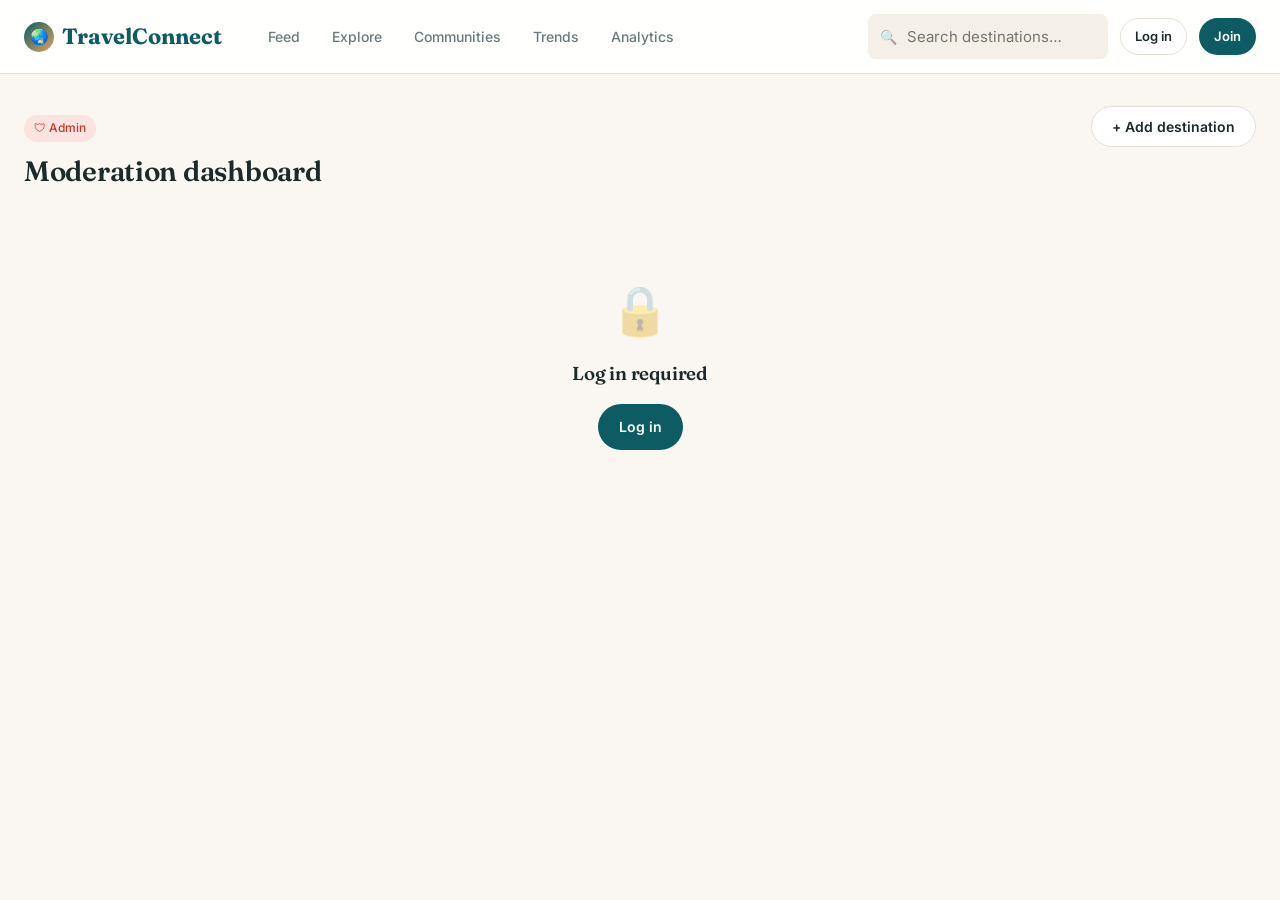
<file: admin.html>
<!DOCTYPE html>
<html lang="en">
<head>
  <meta charset="UTF-8"/>
  <meta name="viewport" content="width=device-width, initial-scale=1.0"/>
  <meta name="theme-color" content="#0d5c63">
  <link rel="icon" type="image/svg+xml" href="favicon.svg">
  <title>Admin — TravelConnect</title>
  <link rel="preconnect" href="https://fonts.googleapis.com">
  <link rel="preconnect" href="https://fonts.gstatic.com" crossorigin>
  <link rel="stylesheet" href="https://fonts.googleapis.com/css2?family=Inter:wght@400;500;600;700&family=Fraunces:opsz,wght@9..144,500;9..144,600;9..144,700&display=swap">
  <link rel="stylesheet" href="css/style.css"/>
  <link rel="stylesheet" href="css/analytics.css"/>
</head>
<body>

<nav id="navbar" class="navbar"></nav>

<main class="container">
  <div class="section-head">
    <div>
      <div class="chip chip-danger mb-8">🛡 Admin</div>
      <h2>Moderation dashboard</h2>
    </div>
    <button class="btn btn-secondary" id="btn-add-dest">+ Add destination</button>
  </div>

  <div id="admin-check"></div>
  <div id="admin-panels" hidden>
    <div class="stat-grid" id="stat-grid"></div>

    <h3 style="font-size:20px" class="mb-16 mt-32">Reports queue</h3>
    <table class="table">
      <thead><tr><th>When</th><th>Reporter</th><th>Target</th><th>Reason</th><th>Status</th><th></th></tr></thead>
      <tbody id="reports-tbody"></tbody>
    </table>

    <h3 style="font-size:20px" class="mb-16 mt-32">Users</h3>
    <table class="table">
      <thead><tr><th>User</th><th>Role</th><th>Followers</th><th>Posts</th><th></th></tr></thead>
      <tbody id="users-tbody"></tbody>
    </table>
  </div>
</main>

<script src="js/db.js"></script>
<script src="js/api.js"></script>
<script src="js/main.js"></script>
<script>
  renderNavbar('admin');
  const me = API.currentUser();
  const check = document.getElementById('admin-check');
  const panels = document.getElementById('admin-panels');

  if (!me) {
    check.innerHTML = `<div class="empty"><div class="empty-icon">🔒</div><h3>Log in required</h3><a class="btn btn-primary mt-16" href="login.html">Log in</a></div>`;
  } else if (me.role !== 'admin') {
    check.innerHTML = `<div class="empty"><div class="empty-icon">🚫</div><h3>Admins only</h3><p>Log in as <code>admin</code> / <code>password123</code> to access this dashboard.</p></div>`;
  } else {
    panels.hidden = false;
    renderPanels();
  }

  function renderPanels() {
    const stats = API.platformStats();
    document.getElementById('stat-grid').innerHTML = `
      <div class="stat-card"><div class="label">Users</div><div class="value">${stats.users}</div></div>
      <div class="stat-card"><div class="label">Posts</div><div class="value">${stats.posts}</div></div>
      <div class="stat-card"><div class="label">Destinations</div><div class="value">${stats.destinations}</div></div>
      <div class="stat-card"><div class="label">Communities</div><div class="value">${stats.communities}</div></div>
      <div class="stat-card"><div class="label">Pending reports</div><div class="value">${API.listReports('pending').length}</div></div>
    `;

    // Reports
    const reports = API.listReports();
    document.getElementById('reports-tbody').innerHTML = reports.length
      ? reports.map(r => {
          const reporter = API.getUser(r.reporterId);
          return `
            <tr>
              <td class="muted text-sm">${timeAgo(r.createdAt)}</td>
              <td>@${escapeHtml(reporter?.username || '?')}</td>
              <td>${escapeHtml(r.targetType)} · <code>${escapeHtml(r.targetId)}</code></td>
              <td>${escapeHtml(r.reason)}</td>
              <td><span class="chip ${r.status==='resolved'?'chip-success':r.status==='dismissed'?'chip-accent':'chip-danger'}">${r.status}</span></td>
              <td class="report-row-actions">
                ${r.status === 'pending' ? `
                  <button class="btn btn-sm btn-primary" data-resolve="${r.id}">Resolve</button>
                  <button class="btn btn-sm btn-secondary" data-dismiss="${r.id}">Dismiss</button>
                ` : ''}
              </td>
            </tr>
          `;
        }).join('')
      : '<tr><td colspan="6" class="muted text-sm center" style="padding:24px">No reports 🎉</td></tr>';

    // Users
    const users = DB.load().users;
    document.getElementById('users-tbody').innerHTML = users.map(u => `
      <tr>
        <td>
          <div class="row" style="gap:8px">
            ${renderAvatar(u, 'avatar-sm')}
            <div>
              <strong><a href="profile.html?u=${escapeHtml(u.username)}">${escapeHtml(u.name)}</a></strong>
              <div class="muted text-sm">@${escapeHtml(u.username)}</div>
            </div>
          </div>
        </td>
        <td><span class="chip">${escapeHtml(u.role)}</span></td>
        <td>${API.followerCount(u.id)}</td>
        <td>${API.listPosts({userId:u.id}).length}</td>
        <td class="report-row-actions">
          ${u.id !== me.id ? `<button class="btn btn-sm btn-danger" data-delete-user="${u.id}">Delete</button>` : `<span class="muted text-sm">— you —</span>`}
        </td>
      </tr>
    `).join('');
  }

  document.body.addEventListener('click', e => {
    const r  = e.target.closest('[data-resolve]');
    const d  = e.target.closest('[data-dismiss]');
    const du = e.target.closest('[data-delete-user]');
    if (r) { API.updateReport(r.dataset.resolve, 'resolved'); toast('Resolved'); renderPanels(); }
    if (d) { API.updateReport(d.dataset.dismiss, 'dismissed'); toast('Dismissed'); renderPanels(); }
    if (du) {
      const uid = du.dataset.deleteUser;
      const u = API.getUser(uid);
      const m = openModal(`
        <div class="modal-header"><h3>Delete user?</h3><button class="modal-close" data-close>×</button></div>
        <div class="modal-body">
          <p>Delete <strong>@${escapeHtml(u?.username || uid)}</strong> and all their posts, follows and profile entries.</p>
          <p class="muted text-sm mt-8">This can't be undone (until you Reset demo data).</p>
        </div>
        <div class="modal-footer">
          <button class="btn btn-secondary" data-close>Cancel</button>
          <button class="btn btn-danger" id="c-del">Delete user</button>
        </div>
      `);
      m.root.querySelector('#c-del').addEventListener('click', () => {
        API.deleteUser(uid);
        m.close();
        toast('User deleted', 'danger');
        renderPanels();
      });
    }
  });

  document.getElementById('btn-add-dest').addEventListener('click', () => {
    if (!me || me.role !== 'admin') return;
    const cats = CATEGORIES.map(c => `<option value="${c.id}">${c.emoji} ${c.name}</option>`).join('');
    const m = openModal(`
      <div class="modal-header"><h3>Add destination</h3><button class="modal-close" data-close>×</button></div>
      <form id="ad-form" class="modal-body">
        <div class="form-group"><label>Name</label><input name="name" required></div>
        <div class="form-group"><label>Country / region</label><input name="country" required></div>
        <div class="form-group"><label>Category</label><select name="category">${cats}</select></div>
        <div class="form-group"><label>Image URL</label><input name="image" type="url" required></div>
        <div class="form-group"><label>Description</label><textarea name="description" required></textarea></div>
      </form>
      <div class="modal-footer">
        <button class="btn btn-secondary" data-close>Cancel</button>
        <button class="btn btn-primary" id="ad-save">Add</button>
      </div>
    `);
    m.root.querySelector('#ad-save').addEventListener('click', () => {
      const fd = new FormData(m.root.querySelector('#ad-form'));
      try {
        API.addDestination({
          name: fd.get('name'),
          country: fd.get('country'),
          category: fd.get('category'),
          image: fd.get('image'),
          description: fd.get('description'),
        });
        m.close();
        toast('Destination added', 'success');
        renderPanels();
      } catch (err) { toast(err.message, 'danger'); }
    });
  });
</script>

</body>
</html>
</file>
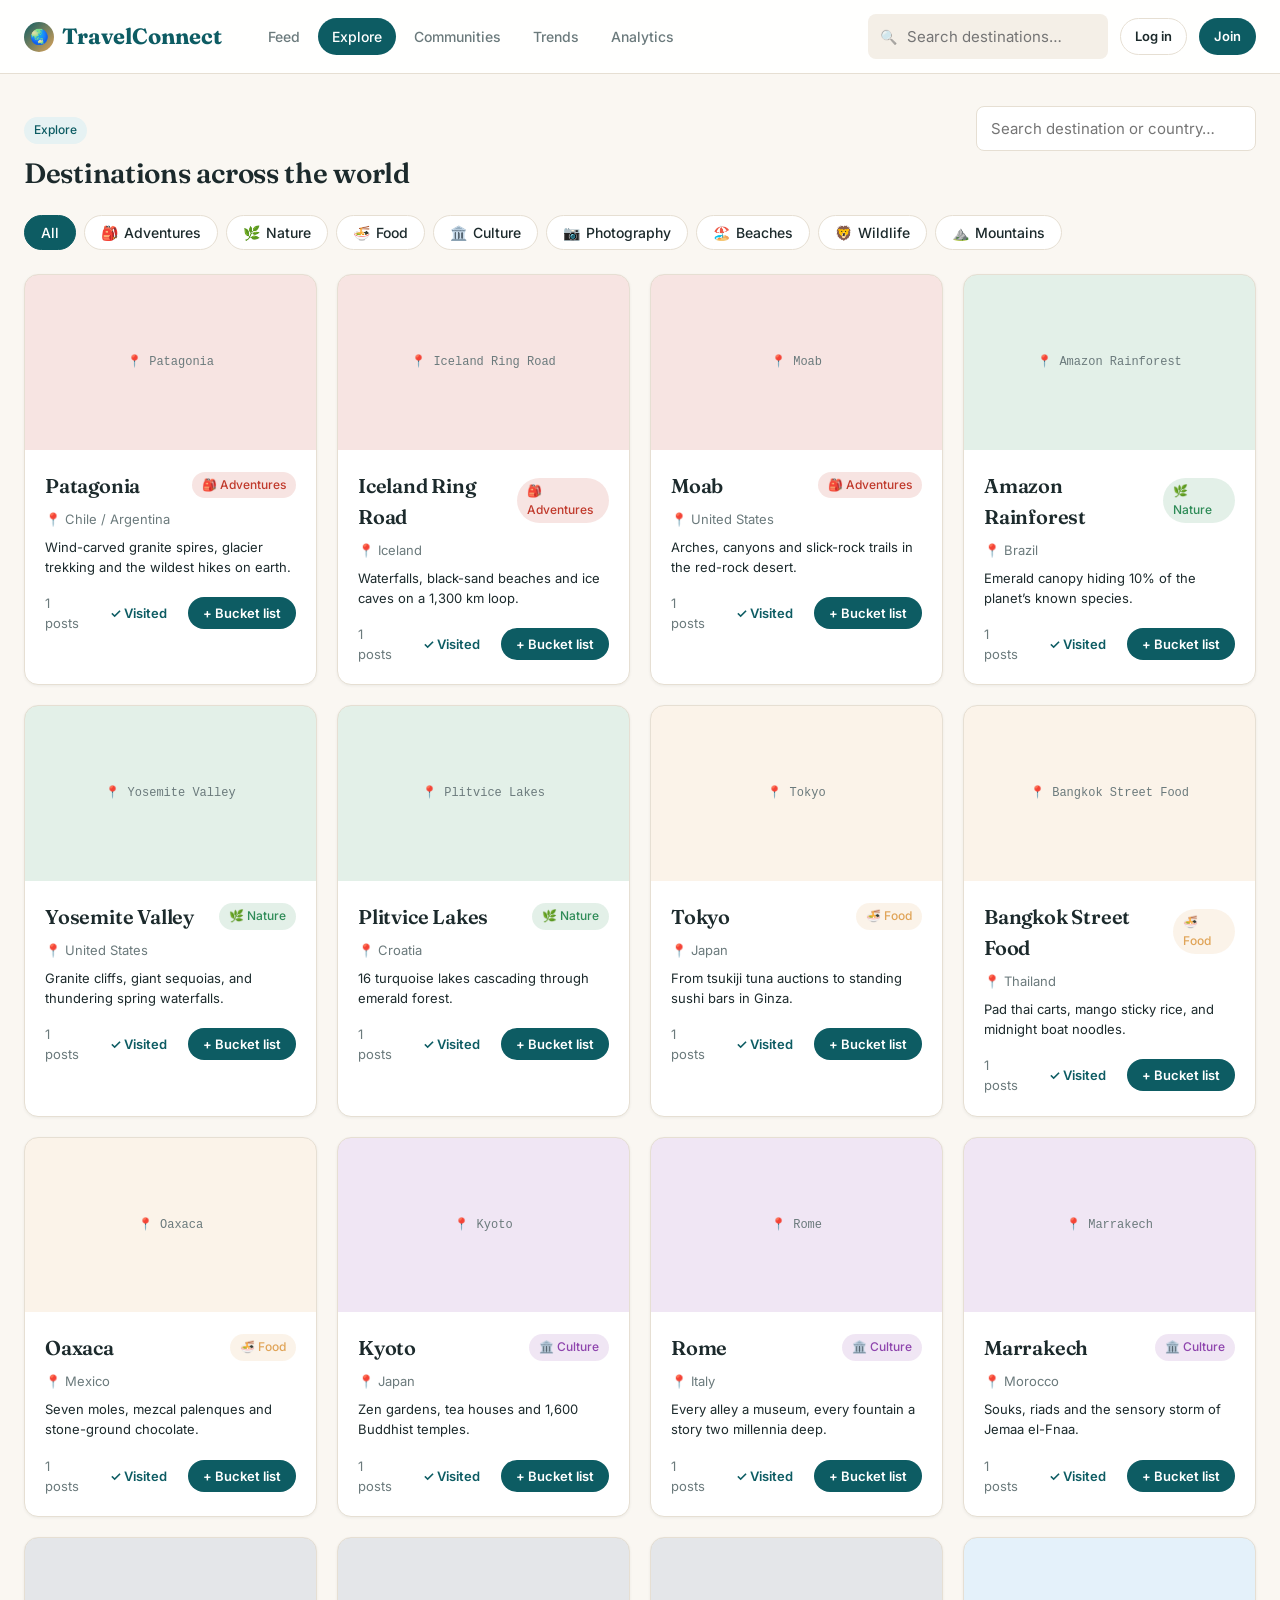
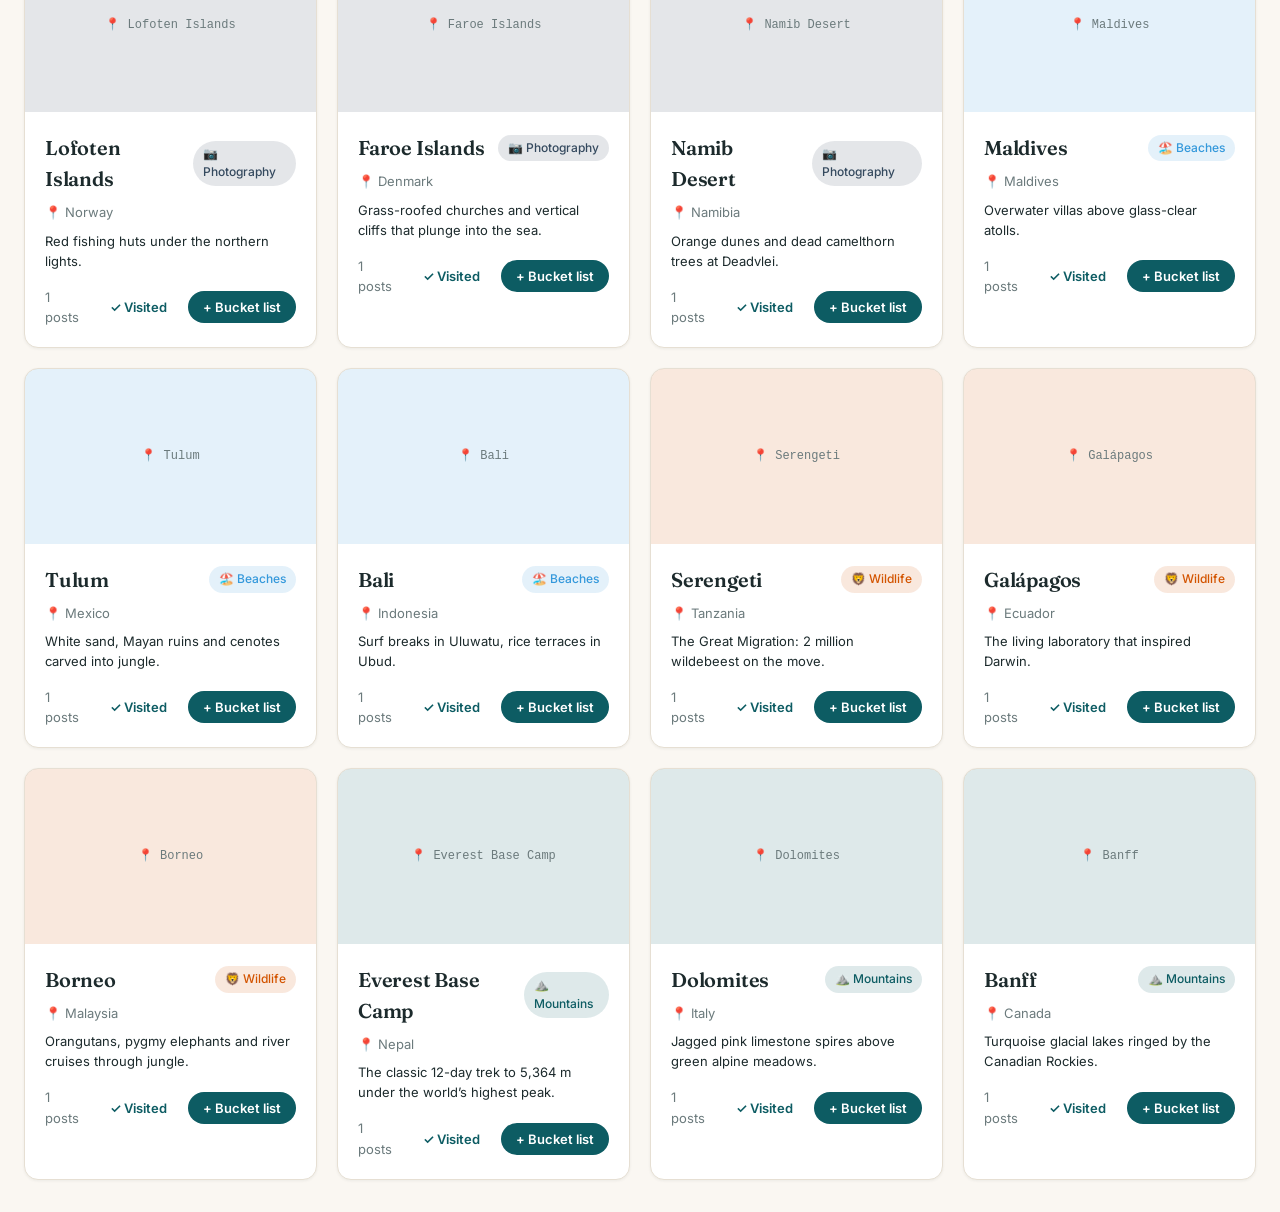
<file: explore.html>
<!DOCTYPE html>
<html lang="en">
<head>
  <meta charset="UTF-8"/>
  <meta name="viewport" content="width=device-width, initial-scale=1.0"/>
  <meta name="theme-color" content="#0d5c63">
  <link rel="icon" type="image/svg+xml" href="favicon.svg">
  <title>Explore — TravelConnect</title>
  <link rel="preconnect" href="https://fonts.googleapis.com">
  <link rel="preconnect" href="https://fonts.gstatic.com" crossorigin>
  <link rel="stylesheet" href="https://fonts.googleapis.com/css2?family=Inter:wght@400;500;600;700&family=Fraunces:opsz,wght@9..144,500;9..144,600;9..144,700&display=swap">
  <link rel="stylesheet" href="css/style.css"/>
</head>
<body>

<nav id="navbar" class="navbar"></nav>

<main class="container">
  <div class="section-head">
    <div>
      <div class="chip mb-8">Explore</div>
      <h2>Destinations across the world</h2>
    </div>
    <div>
      <input id="dest-search" type="text" placeholder="Search destination or country…" style="width:280px">
    </div>
  </div>

  <div class="category-pills" id="cat-pills"></div>

  <div class="grid grid-3" id="dest-grid"></div>
</main>

<script src="js/db.js"></script>
<script src="js/api.js"></script>
<script src="js/main.js"></script>
<script src="js/posts.js"></script>
<script>
  renderNavbar('explore');

  let currentCat = qs('cat') || '';
  let currentQ = qs('q') || '';

  // Category pills
  function renderPills() {
    const pills = document.getElementById('cat-pills');
    pills.innerHTML = `
      <button class="category-pill ${!currentCat ? 'active' : ''}" data-cat="">All</button>
      ${CATEGORIES.map(c => `
        <button class="category-pill ${currentCat === c.id ? 'active' : ''}" data-cat="${c.id}">
          <span>${c.emoji}</span><span>${c.name}</span>
        </button>
      `).join('')}
    `;
    pills.querySelectorAll('.category-pill').forEach(b => {
      b.addEventListener('click', () => {
        currentCat = b.dataset.cat;
        renderPills();
        renderGrid();
        history.replaceState({}, '', 'explore.html' + (currentCat ? '?cat=' + currentCat : ''));
      });
    });
  }

  function renderGrid() {
    const dests = API.listDestinations({ category: currentCat || undefined, search: currentQ });
    const grid = document.getElementById('dest-grid');
    if (!dests.length) {
      grid.innerHTML = `<div class="empty" style="grid-column:1/-1">
        <div class="empty-icon">🔎</div>
        <h3>Nothing matches</h3><p>Try another category or search term.</p>
      </div>`;
      return;
    }
    grid.innerHTML = dests.map(d => {
      const cat = catInfo(d.category);
      const postCount = API.listPosts({}).filter(p => p.destinationId === d.id).length;
      return `
        <article class="card">
          <div class="post-image" style="aspect-ratio:5/3;background:${cat.color}22">
            <img src="${escapeHtml(d.image)}" alt="${escapeHtml(d.name)}" loading="lazy"
                 onerror="this.style.display='none';this.parentElement.classList.add('ph-img');this.parentElement.innerHTML='📍 ${escapeHtml(d.name)}'">
          </div>
          <div class="card-body">
            <div class="row-between mb-8">
              <h3 style="font-size:20px">${escapeHtml(d.name)}</h3>
              <span class="chip" style="background:${cat.color}22;color:${cat.color}">${cat.emoji} ${cat.name}</span>
            </div>
            <div class="muted text-sm mb-8">📍 ${escapeHtml(d.country)}</div>
            <p class="text-sm">${escapeHtml(d.description)}</p>
            <div class="row-between mt-16">
              <span class="muted text-sm">${postCount} posts</span>
              <div class="row" style="gap:6px">
                <button class="btn btn-ghost btn-sm" data-visited="${d.id}">✓ Visited</button>
                <button class="btn btn-primary btn-sm" data-bucket="${d.id}">+ Bucket list</button>
              </div>
            </div>
          </div>
        </article>
      `;
    }).join('');
  }

  renderPills();
  renderGrid();

  document.getElementById('dest-search').value = currentQ;
  document.getElementById('dest-search').addEventListener('input', e => {
    currentQ = e.target.value;
    renderGrid();
  });

  document.getElementById('dest-grid').addEventListener('click', e => {
    const me = API.currentUser();
    if (!me) return window.location.href = 'login.html';

    const vb = e.target.closest('[data-visited]');
    const bb = e.target.closest('[data-bucket]');
    if (vb) {
      const dest = API.getDestination(vb.dataset.visited);
      API.addCollection('visited', {
        destinationId: dest.id,
        title: dest.name,
        place: dest.country,
        notes: '',
        rating: 5,
        date: new Date().toISOString().slice(0,7),
        image: dest.image,
      });
      toast(dest.name + ' → Visited', 'success');
    }
    if (bb) {
      const dest = API.getDestination(bb.dataset.bucket);
      API.addCollection('bucket', {
        destinationId: dest.id,
        title: dest.name,
        place: dest.country,
        notes: '',
        priority: 'medium',
        image: dest.image,
      });
      toast(dest.name + ' → Bucket list', 'success');
    }
  });
</script>

</body>
</html>
</file>
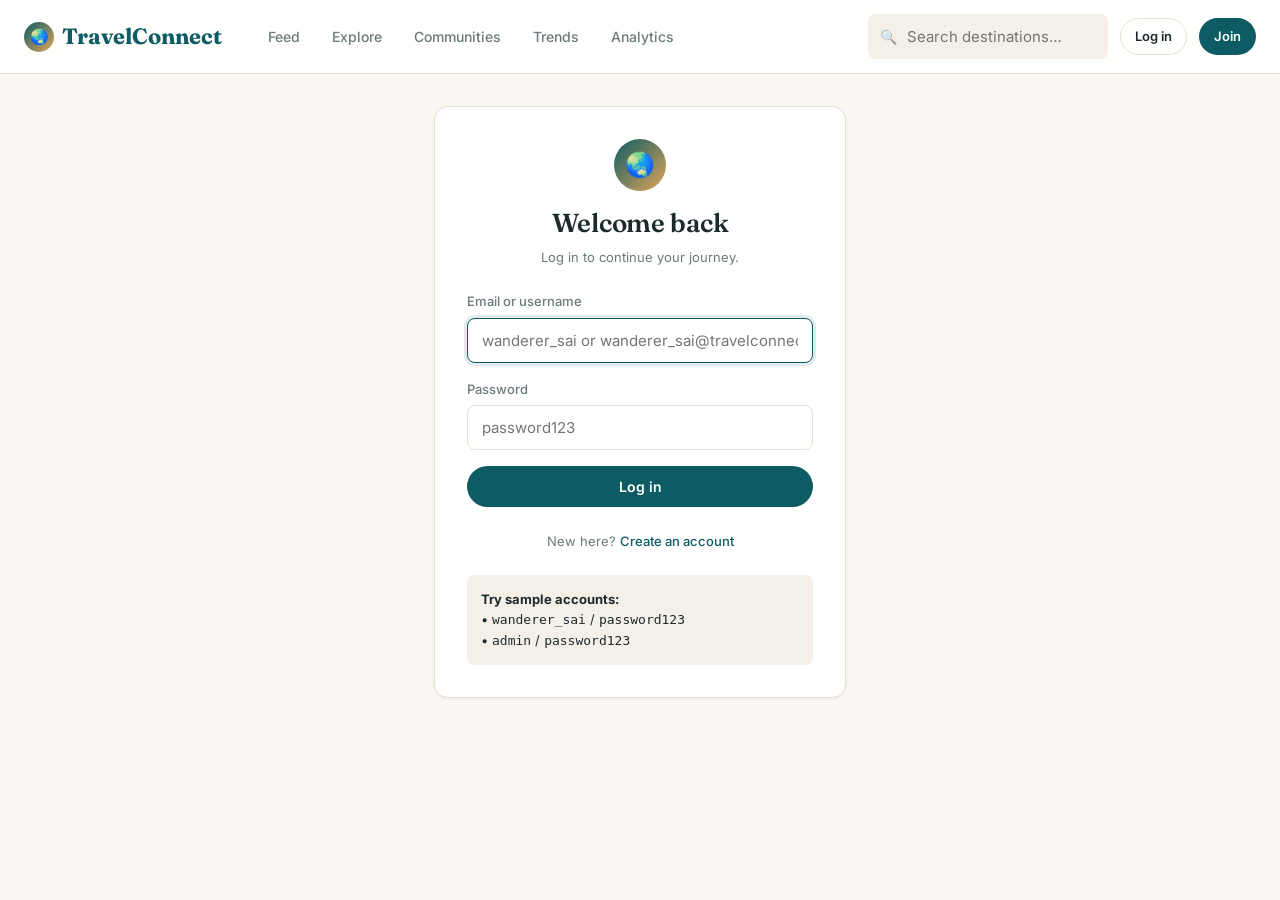
<file: home.html>
<!DOCTYPE html>
<html lang="en">
<head>
  <meta charset="UTF-8"/>
  <meta name="viewport" content="width=device-width, initial-scale=1.0"/>
  <meta name="theme-color" content="#0d5c63">
  <link rel="icon" type="image/svg+xml" href="favicon.svg">
  <title>Feed — TravelConnect</title>
  <link rel="preconnect" href="https://fonts.googleapis.com">
  <link rel="preconnect" href="https://fonts.gstatic.com" crossorigin>
  <link rel="stylesheet" href="https://fonts.googleapis.com/css2?family=Inter:wght@400;500;600;700&family=Fraunces:opsz,wght@9..144,500;9..144,600;9..144,700&display=swap">
  <link rel="stylesheet" href="css/style.css"/>
  <link rel="stylesheet" href="css/home.css"/>
</head>
<body>

<nav id="navbar" class="navbar"></nav>

<main class="container">
  <div class="feed-layout">

    <!-- LEFT SIDEBAR -->
    <aside class="feed-side">
      <div class="side-card" id="side-me"></div>
      <div class="side-card">
        <h4>Categories</h4>
        <div id="side-categories"></div>
      </div>
    </aside>

    <!-- CENTER FEED -->
    <section>
      <div class="row-between mb-16">
        <div class="row" style="gap:8px">
          <button class="btn btn-secondary btn-sm feed-filter active" data-filter="all">All</button>
          <button class="btn btn-secondary btn-sm feed-filter" data-filter="following">Following</button>
          <button class="btn btn-secondary btn-sm feed-filter" data-filter="saved">Saved</button>
        </div>
        <div class="muted text-sm" id="feed-count"></div>
      </div>

      <div id="composer-container"></div>
      <div id="feed"><div class="loader"></div></div>
    </section>

    <!-- RIGHT SIDEBAR -->
    <aside class="feed-side">
      <div class="side-card">
        <h4>Who to follow</h4>
        <ul class="side-list" id="side-follow"></ul>
      </div>
      <div class="side-card">
        <h4>Trending hashtags</h4>
        <div id="side-tags"></div>
      </div>
    </aside>

  </div>
</main>

<script src="js/db.js"></script>
<script src="js/api.js"></script>
<script src="js/main.js"></script>
<script src="js/posts.js"></script>
<script>
(function initHomePage () {
  renderNavbar('home');
  const me = API.currentUser();
  if (!me) {
    window.location.replace('login.html');
    return; // stop the rest of this init; no console noise
  }

  // Left sidebar - me card
  document.getElementById('side-me').innerHTML = `
    <div class="row" style="gap:12px">
      ${renderAvatar(me)}
      <div>
        <strong>${escapeHtml(me.name)}</strong>
        <div class="muted text-sm">@${escapeHtml(me.username)}</div>
      </div>
    </div>
    <div class="row mt-16" style="gap:16px">
      <div><strong>${API.followerCount(me.id)}</strong><div class="muted text-sm">followers</div></div>
      <div><strong>${API.followingCount(me.id)}</strong><div class="muted text-sm">following</div></div>
    </div>
    <a class="btn btn-secondary btn-block btn-sm mt-16" href="profile.html?u=${me.username}">View profile</a>
  `;

  // Categories side
  document.getElementById('side-categories').innerHTML = CATEGORIES.map(c => `
    <a class="row" style="gap:8px;padding:6px 0;font-size:14px" href="explore.html?cat=${c.id}">
      <span>${c.emoji}</span><span>${c.name}</span>
    </a>
  `).join('');

  // Who to follow
  const wtf = API.whoToFollow(4);
  document.getElementById('side-follow').innerHTML = wtf.length ? wtf.map(u => `
    <li class="side-user" data-user="${u.id}">
      ${renderAvatar(u, 'avatar-sm')}
      <div style="flex:1">
        <strong>${escapeHtml(u.name)}</strong>
        <span>@${escapeHtml(u.username)}</span>
      </div>
      <button class="btn btn-primary" data-follow="${u.id}">Follow</button>
    </li>
  `).join('') : '<li class="muted text-sm">You follow everyone 🎉</li>';

  document.getElementById('side-follow').addEventListener('click', e => {
    const btn = e.target.closest('[data-follow]');
    if (!btn) return;
    API.follow(btn.dataset.follow);
    btn.textContent = 'Following';
    btn.className = 'btn btn-secondary';
    toast('Following');
  });

  // Trending hashtags
  const tags = API.trendingHashtags(6);
  document.getElementById('side-tags').innerHTML = tags.map(t => `
    <div class="hashtag-item" onclick="location.href='trends.html?tag=${t.tag}'">
      <strong>#${t.tag}</strong><span>${t.count} posts</span>
    </div>
  `).join('') || '<p class="muted text-sm">No hashtags yet</p>';

  // Feed
  let currentFilter = 'all';
  const feedEl = document.getElementById('feed');

  function refreshFeed() {
    let posts;
    if (currentFilter === 'following') posts = API.listPosts({ followingOnly: true });
    else if (currentFilter === 'saved') posts = API.getSavedPosts(me.id);
    else posts = API.listPosts();

    document.getElementById('feed-count').textContent = posts.length + ' posts';
    if (!posts.length) {
      feedEl.innerHTML = `<div class="empty">
        <div class="empty-icon">🗺️</div>
        <h3>Nothing here yet</h3>
        <p>${currentFilter === 'following' ? 'Follow more travelers to see their posts.' :
          currentFilter === 'saved' ? 'Tap the bookmark icon on any post to save it here.' :
          'Be the first to share a story.'}</p>
      </div>`;
      return;
    }
    feedEl.innerHTML = posts.map(renderPost).join('');
  }
  refreshFeed();
  wirePostActions(feedEl);
  wireComposer(() => refreshFeed());

  // Filter tabs
  document.querySelectorAll('.feed-filter').forEach(btn => {
    btn.addEventListener('click', () => {
      document.querySelectorAll('.feed-filter').forEach(b => b.classList.remove('active'));
      btn.classList.add('active');
      currentFilter = btn.dataset.filter;
      refreshFeed();
    });
  });

  // Deep-link support: /home.html?p=<postId> scrolls to that post if it exists
  const targetPost = qs('p');
  if (targetPost) {
    setTimeout(() => {
      const el = document.querySelector(`[data-post-id="${CSS.escape(targetPost)}"]`);
      if (el) {
        el.scrollIntoView({ behavior: 'smooth', block: 'center' });
        el.style.transition = 'box-shadow .3s';
        el.style.boxShadow = '0 0 0 3px rgba(224, 164, 88, .5)';
        setTimeout(() => { el.style.boxShadow = ''; }, 2000);
      }
    }, 100);
  }
})();
</script>

</body>
</html>
</file>
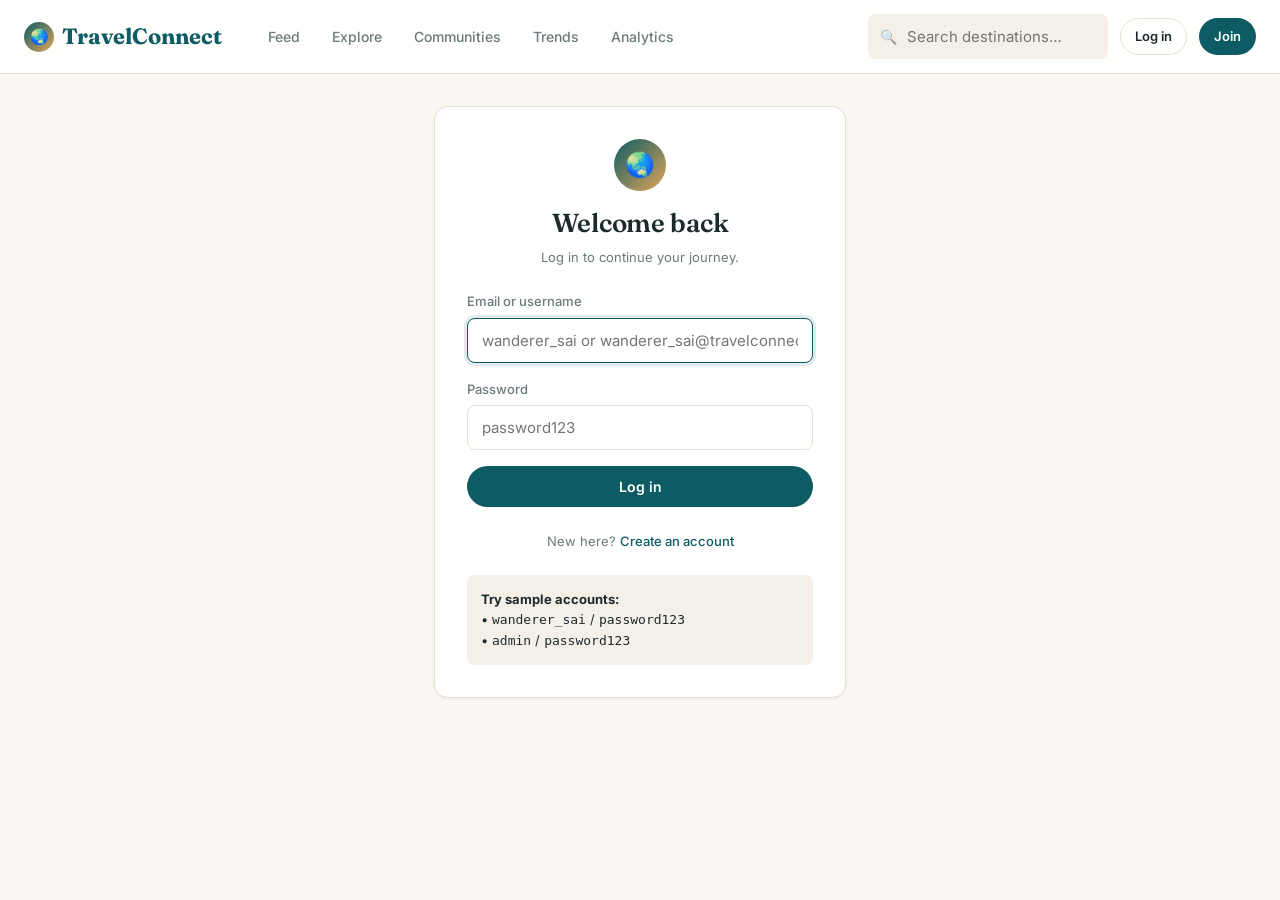
<file: login.html>
<!DOCTYPE html>
<html lang="en">
<head>
  <meta charset="UTF-8"/>
  <meta name="viewport" content="width=device-width, initial-scale=1.0"/>
  <meta name="theme-color" content="#0d5c63">
  <link rel="icon" type="image/svg+xml" href="favicon.svg">
  <title>Log in — TravelConnect</title>
  <link rel="preconnect" href="https://fonts.googleapis.com">
  <link rel="preconnect" href="https://fonts.gstatic.com" crossorigin>
  <link rel="stylesheet" href="https://fonts.googleapis.com/css2?family=Inter:wght@400;500;600;700&family=Fraunces:opsz,wght@9..144,500;9..144,600;9..144,700&display=swap">
  <link rel="stylesheet" href="css/style.css"/>
</head>
<body>

<nav id="navbar" class="navbar"></nav>

<div class="container-narrow" style="max-width: 460px;">
  <div class="card card-body" style="padding: 32px;">
    <div class="center mb-24">
      <div class="brand-mark" style="width:52px;height:52px;font-size:24px;margin:0 auto 12px;">🌏</div>
      <h2 style="font-size:26px;">Welcome back</h2>
      <p class="muted text-sm mt-4">Log in to continue your journey.</p>
    </div>

    <form id="login-form">
      <div class="form-group">
        <label>Email or username</label>
        <input type="text" name="emailOrUsername" required autofocus placeholder="wanderer_sai or wanderer_sai@travelconnect.dev"/>
      </div>
      <div class="form-group">
        <label>Password</label>
        <input type="password" name="password" required placeholder="password123"/>
      </div>
      <button type="submit" class="btn btn-primary btn-block">Log in</button>
    </form>

    <p class="center muted text-sm mt-24">
      New here? <a href="register.html" style="color:var(--primary);font-weight:500">Create an account</a>
    </p>

    <div class="mt-24" style="padding: 14px; background: var(--surface-alt); border-radius: var(--radius-sm); font-size: 13px;">
      <strong>Try sample accounts:</strong><br>
      • <code>wanderer_sai</code> / <code>password123</code><br>
      • <code>admin</code> / <code>password123</code>
    </div>
  </div>
</div>

<script src="js/db.js"></script>
<script src="js/api.js"></script>
<script src="js/main.js"></script>
<script>
  (function initLoginPage () {
    renderNavbar('login');

    // If already logged in, jump straight to the feed.
    // The `return` short-circuits the rest so we don't wire the form redundantly.
    if (API.currentUser()) {
      window.location.replace('home.html');
      return;
    }

    const form = document.getElementById('login-form');
    if (!form) return;
    form.addEventListener('submit', function onLoginSubmit (e) {
      e.preventDefault();
      const fd = new FormData(form);
      const emailOrUsername = (fd.get('emailOrUsername') || '').trim();
      const password = fd.get('password') || '';

      if (!emailOrUsername || !password) {
        toast('Please fill in both fields', 'danger');
        return;
      }

      try {
        const user = API.login({ emailOrUsername, password });
        toast('Welcome back, ' + user.name, 'success');
        setTimeout(() => window.location.replace('home.html'), 400);
      } catch (err) {
        toast(err.message || 'Login failed', 'danger');
      }
    });
  })();
</script>

</body>
</html>
</file>
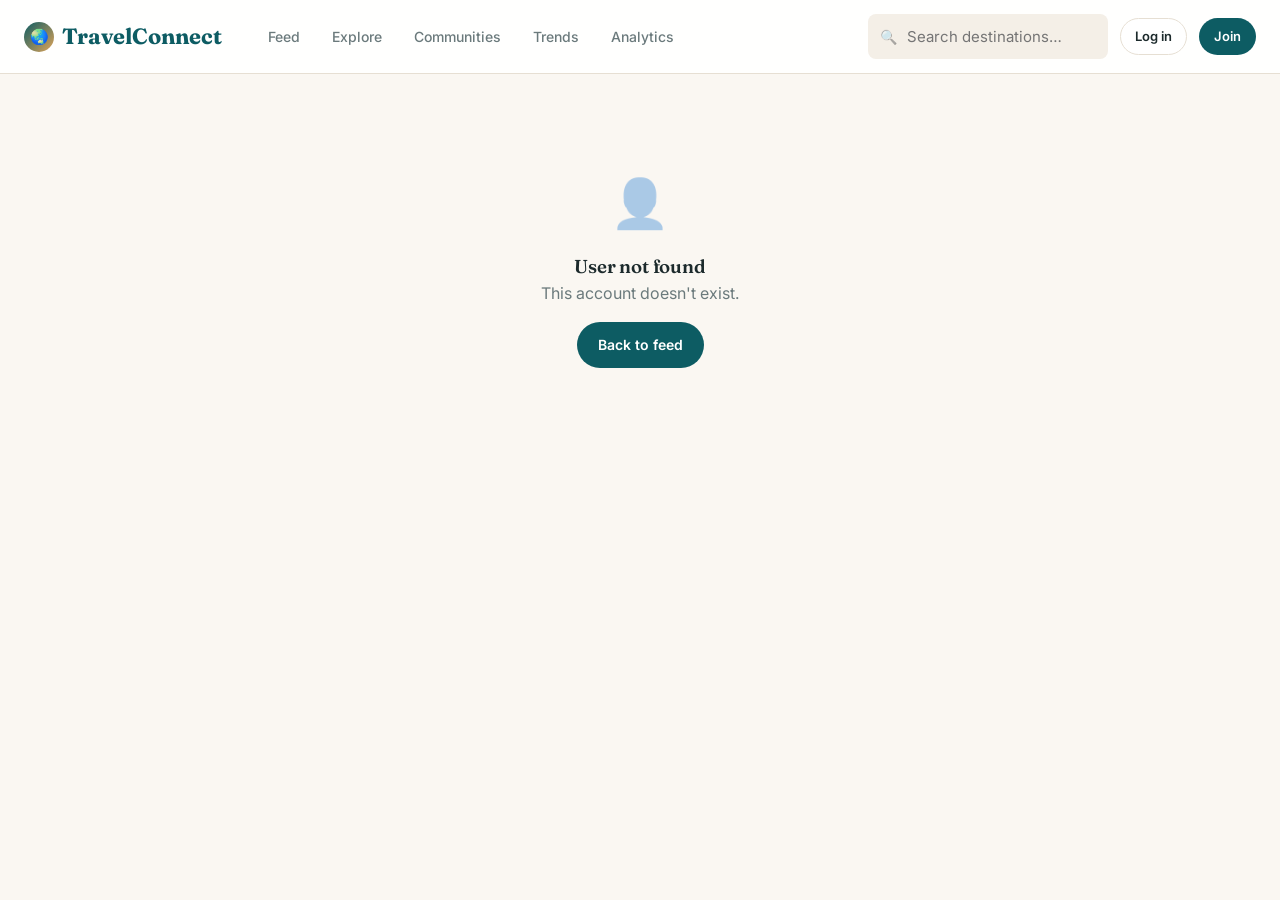
<file: profile.html>
<!DOCTYPE html>
<html lang="en">
<head>
  <meta charset="UTF-8"/>
  <meta name="viewport" content="width=device-width, initial-scale=1.0"/>
  <meta name="theme-color" content="#0d5c63">
  <link rel="icon" type="image/svg+xml" href="favicon.svg">
  <title>Profile — TravelConnect</title>
  <link rel="preconnect" href="https://fonts.googleapis.com">
  <link rel="preconnect" href="https://fonts.gstatic.com" crossorigin>
  <link rel="stylesheet" href="https://fonts.googleapis.com/css2?family=Inter:wght@400;500;600;700&family=Fraunces:opsz,wght@9..144,500;9..144,600;9..144,700&display=swap">
  <link rel="stylesheet" href="css/style.css"/>
  <link rel="stylesheet" href="css/home.css"/>
  <link rel="stylesheet" href="css/profile.css"/>
</head>
<body>

<nav id="navbar" class="navbar"></nav>

<main class="container">
  <div class="profile-header" id="profile-header"></div>
  <div class="profile-tabs" id="profile-tabs"></div>
  <section id="profile-content"></section>
</main>

<script src="js/db.js"></script>
<script src="js/api.js"></script>
<script src="js/main.js"></script>
<script src="js/posts.js"></script>
<script src="js/profile.js"></script>
<script>
  renderNavbar('profile');

  // Which profile are we looking at? ?u=username, else self
  const requestedUsername = qs('u');
  const me = API.currentUser();

  if (requestedUsername) {
    profileUser = API.getUser(requestedUsername);
  } else if (me) {
    profileUser = me;
  }

  if (!profileUser) {
    document.querySelector('main').innerHTML = `
      <div class="empty">
        <div class="empty-icon">👤</div>
        <h3>User not found</h3>
        <p>This account doesn't exist.</p>
        <a class="btn btn-primary mt-16" href="home.html">Back to feed</a>
      </div>`;
  } else {
    const tabParam = qs('tab');
    if (tabParam && PROFILE_TABS.some(t => t.key === tabParam)) currentTab = tabParam;
    renderProfile();
  }
</script>

</body>
</html>
</file>
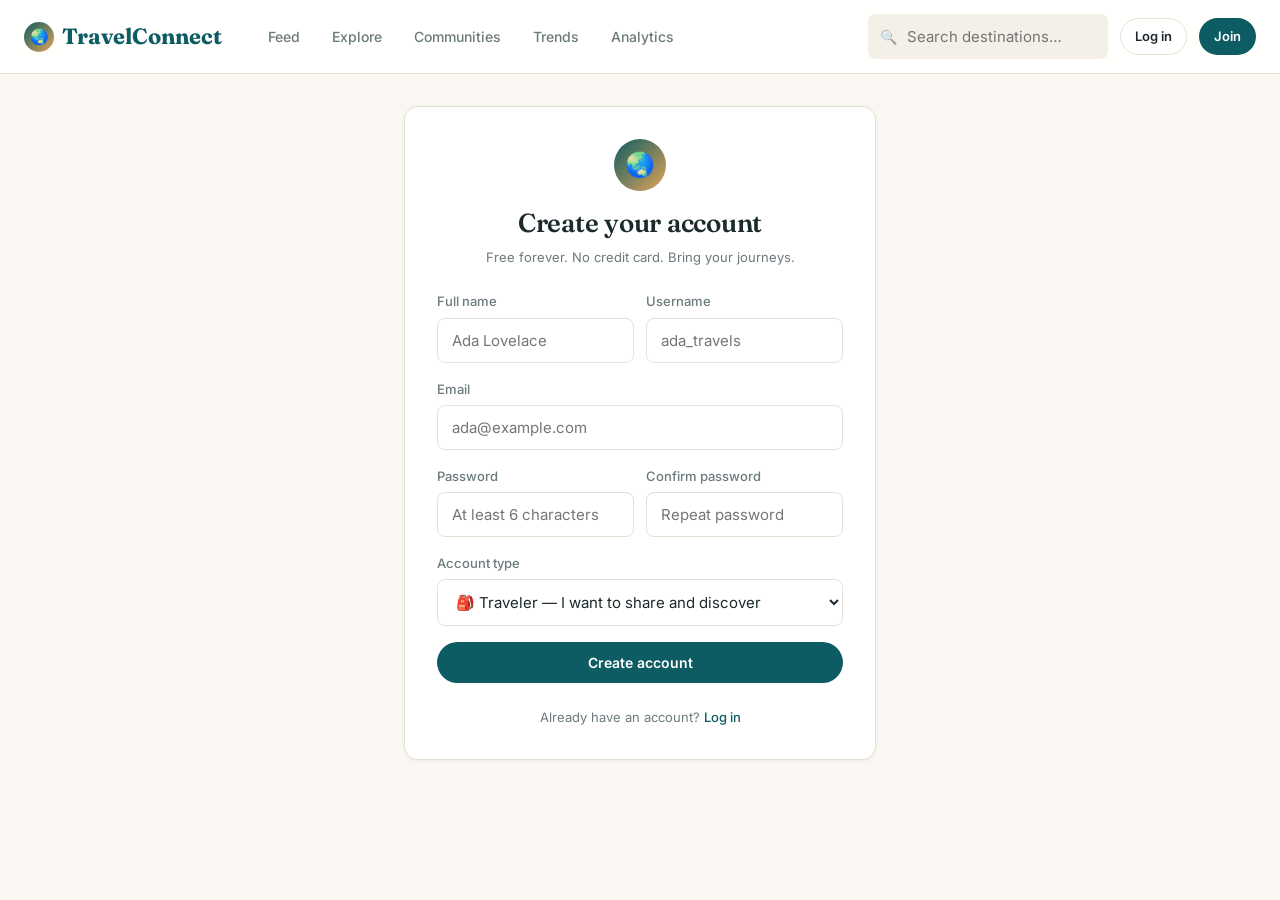
<file: register.html>
<!DOCTYPE html>
<html lang="en">
<head>
  <meta charset="UTF-8"/>
  <meta name="viewport" content="width=device-width, initial-scale=1.0"/>
  <meta name="theme-color" content="#0d5c63">
  <link rel="icon" type="image/svg+xml" href="favicon.svg">
  <title>Join — TravelConnect</title>
  <link rel="preconnect" href="https://fonts.googleapis.com">
  <link rel="preconnect" href="https://fonts.gstatic.com" crossorigin>
  <link rel="stylesheet" href="https://fonts.googleapis.com/css2?family=Inter:wght@400;500;600;700&family=Fraunces:opsz,wght@9..144,500;9..144,600;9..144,700&display=swap">
  <link rel="stylesheet" href="css/style.css"/>
</head>
<body>

<nav id="navbar" class="navbar"></nav>

<div class="container-narrow" style="max-width: 520px;">
  <div class="card card-body" style="padding: 32px;">
    <div class="center mb-24">
      <div class="brand-mark" style="width:52px;height:52px;font-size:24px;margin:0 auto 12px;">🌏</div>
      <h2 style="font-size:26px;">Create your account</h2>
      <p class="muted text-sm mt-4">Free forever. No credit card. Bring your journeys.</p>
    </div>

    <form id="register-form" novalidate>
      <div class="form-row">
        <div class="form-group">
          <label>Full name</label>
          <input type="text" name="name" required placeholder="Ada Lovelace" autocomplete="name"/>
        </div>
        <div class="form-group">
          <label>Username</label>
          <input type="text" name="username" required placeholder="ada_travels"
                 pattern="^[a-zA-Z0-9_\.]{3,20}$"
                 title="3-20 characters: letters, numbers, underscore or dot"
                 autocomplete="username"/>
        </div>
      </div>
      <div class="form-group">
        <label>Email</label>
        <input type="email" name="email" required placeholder="ada@example.com" autocomplete="email"/>
      </div>
      <div class="form-row">
        <div class="form-group">
          <label>Password</label>
          <input type="password" name="password" required minlength="6"
                 placeholder="At least 6 characters" autocomplete="new-password"/>
        </div>
        <div class="form-group">
          <label>Confirm password</label>
          <input type="password" name="confirmPassword" required minlength="6"
                 placeholder="Repeat password" autocomplete="new-password"/>
        </div>
      </div>
      <div class="form-group">
        <label>Account type</label>
        <select name="role" required>
          <option value="traveler">🎒 Traveler — I want to share and discover</option>
          <option value="influencer">🌟 Travel influencer</option>
          <option value="photographer">📷 Photographer</option>
          <option value="foodie">🍜 Foodie / food explorer</option>
          <option value="mountaineer">⛰️ Mountaineer</option>
          <option value="wildlife">🦁 Wildlife enthusiast</option>
          <option value="culture">🏛️ Culture &amp; slow travel</option>
        </select>
      </div>
      <button type="submit" class="btn btn-primary btn-block">Create account</button>
    </form>

    <p class="center muted text-sm mt-24">
      Already have an account? <a href="login.html" style="color:var(--primary);font-weight:500">Log in</a>
    </p>
  </div>
</div>

<script src="js/db.js"></script>
<script src="js/api.js"></script>
<script src="js/main.js"></script>
<script>
  (function initRegisterPage () {
    renderNavbar('register');

    // Already signed in? Skip.
    if (API.currentUser()) {
      window.location.replace('home.html');
      return;
    }

    const form = document.getElementById('register-form');
    if (!form) return;

    form.addEventListener('submit', function onRegisterSubmit (e) {
      e.preventDefault();
      const fd = new FormData(form);
      const name            = (fd.get('name') || '').trim();
      const username        = (fd.get('username') || '').trim().toLowerCase();
      const email           = (fd.get('email') || '').trim();
      const password        = fd.get('password') || '';
      const confirmPassword = fd.get('confirmPassword') || '';
      const role            = fd.get('role') || 'traveler';

      // Client-side validation
      if (!name || !username || !email || !password || !confirmPassword) {
        toast('Please fill in every field', 'danger'); return;
      }
      if (!/^[a-zA-Z0-9_\.]{3,20}$/.test(username)) {
        toast('Username must be 3–20 chars (letters, numbers, _ or .)', 'danger'); return;
      }
      if (!/^[^\s@]+@[^\s@]+\.[^\s@]+$/.test(email)) {
        toast('Please enter a valid email', 'danger'); return;
      }
      if (password.length < 6) {
        toast('Password must be at least 6 characters', 'danger'); return;
      }
      if (password !== confirmPassword) {
        toast('Passwords do not match', 'danger'); return;
      }

      try {
        const user = API.register({ username, name, email, password });
        // Persist the chosen account type
        if (role && role !== 'traveler') {
          API.updateUser(user.id, { role });
        }
        toast('Welcome to TravelConnect, ' + user.name, 'success');
        setTimeout(() => window.location.replace('home.html'), 500);
      } catch (err) {
        toast(err.message || 'Registration failed', 'danger');
      }
    });
  })();
</script>

</body>
</html>
</file>
<file: css/style.css>
/* ==========================================================
   TravelConnect – Global Stylesheet (fully self-contained)
   ========================================================== */

:root {
  --primary: #0d5c63;
  --primary-dark: #094248;
  --primary-light: #e6f2f3;
  --accent: #e0a458;
  --accent-dark: #c4863d;
  --bg: #faf7f2;
  --surface: #ffffff;
  --surface-alt: #f4efe7;
  --text: #1c2a2c;
  --text-muted: #6b7a7c;
  --border: #e6dfd3;
  --danger: #c0392b;
  --success: #2e8b57;

  --radius-sm: 8px;
  --radius: 14px;
  --radius-lg: 22px;

  --shadow-sm: 0 1px 3px rgba(20, 30, 40, .06);
  --shadow: 0 6px 20px rgba(20, 30, 40, .08);
  --shadow-lg: 0 20px 45px rgba(20, 30, 40, .12);

  --max-width: 1280px;
}

* { box-sizing: border-box; margin: 0; padding: 0; }
html { scroll-behavior: smooth; }
body {
  font-family: 'Inter', -apple-system, BlinkMacSystemFont, 'Segoe UI', sans-serif;
  background: var(--bg);
  color: var(--text);
  line-height: 1.55;
  -webkit-font-smoothing: antialiased;
  min-height: 100vh;
}
h1, h2, h3, h4 {
  font-family: 'Fraunces', Georgia, serif;
  font-weight: 600;
  letter-spacing: -0.01em;
  color: var(--text);
}
a { color: inherit; text-decoration: none; }
img { max-width: 100%; display: block; }
button { font-family: inherit; cursor: pointer; border: none; background: none; color: inherit; }
input, select, textarea {
  font-family: inherit; font-size: 15px;
  border: 1px solid var(--border);
  border-radius: var(--radius-sm);
  padding: 12px 14px;
  background: var(--surface);
  color: var(--text);
  width: 100%;
  transition: border-color .15s, box-shadow .15s;
}
input:focus, select:focus, textarea:focus {
  outline: none;
  border-color: var(--primary);
  box-shadow: 0 0 0 3px rgba(13, 92, 99, .12);
}
textarea { resize: vertical; min-height: 90px; }

/* ---------- Navbar ---------- */
.navbar {
  position: sticky; top: 0; z-index: 100;
  background: rgba(255,255,255,.92);
  backdrop-filter: saturate(140%) blur(8px);
  border-bottom: 1px solid var(--border);
}
.nav-inner {
  max-width: var(--max-width);
  margin: 0 auto;
  padding: 14px 24px;
  display: flex; align-items: center; gap: 20px;
}
.brand {
  font-family: 'Fraunces', serif;
  font-size: 22px; font-weight: 700;
  color: var(--primary);
  display: flex; align-items: center; gap: 8px;
}
.brand-mark {
  width: 30px; height: 30px; border-radius: 50%;
  background: linear-gradient(135deg, var(--primary), var(--accent));
  display: inline-flex; align-items: center; justify-content: center;
  color: white; font-size: 15px;
}
.nav-links {
  display: flex; gap: 4px; list-style: none;
  margin-left: 12px;
  flex-wrap: wrap;
}
.nav-links a {
  padding: 8px 14px;
  border-radius: 999px;
  font-size: 14px; font-weight: 500;
  color: var(--text-muted);
  transition: background .15s, color .15s;
  display: inline-block;
}
.nav-links a:hover { background: var(--surface-alt); color: var(--text); }
.nav-links a.active { background: var(--primary); color: white; }

.nav-right { margin-left: auto; display: flex; align-items: center; gap: 12px; }
.search-box { position: relative; }
.search-box input {
  padding-left: 38px;
  width: 240px;
  background: var(--surface-alt);
  border-color: transparent;
}
.search-box::before {
  content: '🔍'; position: absolute;
  left: 12px; top: 50%; transform: translateY(-50%);
  font-size: 14px; opacity: .5;
}
.avatar {
  width: 38px; height: 38px; border-radius: 50%;
  background: linear-gradient(135deg, #d4b483, #c68b59);
  display: inline-flex; align-items: center; justify-content: center;
  color: white; font-weight: 600; font-size: 14px;
  cursor: pointer; border: 2px solid var(--surface);
  box-shadow: var(--shadow-sm);
  overflow: hidden;
  flex-shrink: 0;
}
.avatar img { width: 100%; height: 100%; object-fit: cover; }
.avatar-lg { width: 96px; height: 96px; font-size: 32px; }
.avatar-sm { width: 30px; height: 30px; font-size: 12px; }

/* Dropdown menu */
.dropdown { position: relative; }
.dropdown-menu {
  position: absolute; right: 0; top: calc(100% + 8px);
  background: var(--surface);
  border: 1px solid var(--border);
  border-radius: var(--radius);
  box-shadow: var(--shadow-lg);
  min-width: 200px;
  padding: 6px;
  display: none;
  z-index: 200;
}
.dropdown.open .dropdown-menu { display: block; }
.dropdown-menu a, .dropdown-menu button {
  display: block; width: 100%; text-align: left;
  padding: 10px 14px; border-radius: var(--radius-sm);
  font-size: 14px; color: var(--text);
}
.dropdown-menu a:hover, .dropdown-menu button:hover {
  background: var(--surface-alt);
}
.dropdown-menu hr {
  border: none; border-top: 1px solid var(--border);
  margin: 6px 4px;
}

/* ---------- Buttons ---------- */
.btn {
  display: inline-flex; align-items: center; justify-content: center; gap: 8px;
  padding: 11px 20px;
  border-radius: 999px;
  font-size: 14px; font-weight: 600;
  transition: transform .12s, background .15s, box-shadow .15s;
  border: 1px solid transparent;
  white-space: nowrap;
}
.btn:active { transform: scale(.97); }
.btn-primary { background: var(--primary); color: white; }
.btn-primary:hover { background: var(--primary-dark); box-shadow: var(--shadow); }
.btn-secondary {
  background: var(--surface); color: var(--text);
  border-color: var(--border);
}
.btn-secondary:hover { background: var(--surface-alt); }
.btn-accent { background: var(--accent); color: white; }
.btn-accent:hover { background: var(--accent-dark); }
.btn-ghost { background: transparent; color: var(--primary); }
.btn-ghost:hover { background: var(--primary-light); }
.btn-danger { background: var(--danger); color: white; }
.btn-danger:hover { background: #a5322a; }
.btn-block { width: 100%; }
.btn-sm { padding: 7px 14px; font-size: 13px; }

/* ---------- Cards ---------- */
.card {
  background: var(--surface);
  border-radius: var(--radius);
  box-shadow: var(--shadow-sm);
  border: 1px solid var(--border);
  overflow: hidden;
  transition: transform .18s, box-shadow .18s;
}
.card:hover { transform: translateY(-3px); box-shadow: var(--shadow); }
.card-body { padding: 20px; }

/* Page container */
.container {
  max-width: var(--max-width);
  margin: 0 auto;
  padding: 32px 24px;
}
.container-narrow {
  max-width: 720px;
  margin: 0 auto;
  padding: 32px 24px;
}

/* Section headers */
.section-head {
  display: flex; align-items: baseline; justify-content: space-between;
  margin-bottom: 20px;
  gap: 12px;
  flex-wrap: wrap;
}
.section-head h2 { font-size: 28px; }
.section-head a { color: var(--primary); font-size: 14px; font-weight: 500; }

/* Chips */
.chip {
  display: inline-block;
  padding: 4px 10px;
  border-radius: 999px;
  font-size: 12px; font-weight: 500;
  background: var(--primary-light);
  color: var(--primary);
}
.chip-accent { background: #fbeeda; color: var(--accent-dark); }
.chip-danger { background: #fbe3df; color: var(--danger); }
.chip-success { background: #dcefe4; color: var(--success); }
.chip-lg { padding: 6px 14px; font-size: 13px; }

/* Category pills */
.category-pills {
  display: flex; flex-wrap: wrap; gap: 8px;
  margin-bottom: 24px;
}
.category-pill {
  padding: 8px 16px;
  border-radius: 999px;
  border: 1px solid var(--border);
  background: var(--surface);
  color: var(--text);
  font-size: 14px; font-weight: 500;
  cursor: pointer;
  transition: all .15s;
  display: inline-flex; align-items: center; gap: 6px;
}
.category-pill:hover { background: var(--surface-alt); }
.category-pill.active {
  background: var(--primary); color: white; border-color: var(--primary);
}

/* Utility */
.muted { color: var(--text-muted); }
.center { text-align: center; }
.row { display: flex; align-items: center; gap: 12px; }
.row-between { display: flex; align-items: center; justify-content: space-between; gap: 12px; }
.spacer { flex: 1; }
.mt-4 { margin-top: 4px; }
.mt-8 { margin-top: 8px; } .mt-16 { margin-top: 16px; } .mt-24 { margin-top: 24px; }
.mt-32 { margin-top: 32px; }
.mb-4 { margin-bottom: 4px; }
.mb-8 { margin-bottom: 8px; } .mb-16 { margin-bottom: 16px; } .mb-24 { margin-bottom: 24px; }
.text-sm { font-size: 13px; }
.text-lg { font-size: 18px; }
.text-xl { font-size: 22px; }
.font-serif { font-family: 'Fraunces', Georgia, serif; }
.hidden { display: none !important; }

/* Placeholder image */
.ph-img {
  background:
    linear-gradient(135deg, rgba(0,0,0,.1), rgba(0,0,0,0)),
    repeating-linear-gradient(45deg, var(--surface-alt) 0 12px, #ece4d3 12px 24px);
  color: var(--text-muted);
  display: flex; align-items: center; justify-content: center;
  font-family: 'JetBrains Mono', monospace; font-size: 12px;
  text-align: center; padding: 8px;
  aspect-ratio: 4 / 3;
}

/* Grid helpers */
.grid { display: grid; gap: 20px; }
.grid-2 { grid-template-columns: repeat(auto-fit, minmax(300px, 1fr)); }
.grid-3 { grid-template-columns: repeat(auto-fit, minmax(260px, 1fr)); }
.grid-4 { grid-template-columns: repeat(auto-fit, minmax(220px, 1fr)); }

/* Footer */
.footer {
  margin-top: 60px;
  padding: 40px 24px;
  border-top: 1px solid var(--border);
  background: var(--surface);
  color: var(--text-muted);
  text-align: center;
  font-size: 14px;
}
.footer strong { color: var(--primary); }

/* Toast */
.toast {
  position: fixed; bottom: 24px; left: 50%; transform: translateX(-50%);
  background: var(--text); color: white;
  padding: 10px 20px; border-radius: 999px;
  font-size: 14px;
  box-shadow: var(--shadow-lg);
  opacity: 0; pointer-events: none;
  transition: opacity .2s, transform .2s;
  z-index: 500;
}
.toast.show { opacity: 1; transform: translateX(-50%) translateY(-6px); }
.toast-success { background: var(--success); }
.toast-danger { background: var(--danger); }

/* Modal */
.modal-backdrop {
  position: fixed; inset: 0;
  background: rgba(20, 30, 40, .55);
  display: none;
  align-items: center; justify-content: center;
  z-index: 400;
  padding: 20px;
}
.modal-backdrop.show { display: flex; }
.modal {
  background: var(--surface);
  border-radius: var(--radius-lg);
  box-shadow: var(--shadow-lg);
  width: 100%;
  max-width: 560px;
  max-height: 90vh;
  overflow-y: auto;
  animation: modalIn .18s ease;
}
@keyframes modalIn {
  from { transform: translateY(10px); opacity: 0; }
  to   { transform: translateY(0);    opacity: 1; }
}
.modal-header {
  padding: 20px 24px; border-bottom: 1px solid var(--border);
  display: flex; align-items: center; justify-content: space-between;
}
.modal-header h3 { font-size: 20px; }
.modal-body { padding: 24px; }
.modal-footer {
  padding: 16px 24px;
  border-top: 1px solid var(--border);
  display: flex; justify-content: flex-end; gap: 10px;
}
.modal-close {
  width: 34px; height: 34px; border-radius: 50%;
  display: inline-flex; align-items: center; justify-content: center;
  color: var(--text-muted); font-size: 20px;
}
.modal-close:hover { background: var(--surface-alt); }

/* Form group */
.form-group { margin-bottom: 16px; }
.form-group label {
  display: block; font-size: 13px; font-weight: 500;
  color: var(--text-muted);
  margin-bottom: 6px;
}
.form-row { display: grid; grid-template-columns: 1fr 1fr; gap: 12px; }

/* Empty state */
.empty {
  padding: 60px 20px;
  text-align: center;
  color: var(--text-muted);
}
.empty-icon {
  font-size: 48px; opacity: .35;
  margin-bottom: 12px;
}

/* Loader */
.loader {
  border: 3px solid var(--surface-alt);
  border-top-color: var(--primary);
  border-radius: 50%;
  width: 32px; height: 32px;
  animation: spin .8s linear infinite;
  margin: 40px auto;
}
@keyframes spin { to { transform: rotate(360deg); } }

/* Mobile */
@media (max-width: 900px) {
  .nav-links { display: none; }
  .search-box input { width: 160px; }
}
@media (max-width: 600px) {
  .container { padding: 20px 14px; }
  .search-box { display: none; }
  .nav-inner { padding: 12px 14px; gap: 12px; }
  .form-row { grid-template-columns: 1fr; }
}
</file>
<file: css/analytics.css>
/* ==========================================================
   TravelConnect – Analytics + Trends styles
   ========================================================== */

.stat-grid {
  display: grid;
  grid-template-columns: repeat(auto-fit, minmax(200px, 1fr));
  gap: 16px;
  margin-bottom: 24px;
}
.stat-card {
  background: var(--surface);
  border: 1px solid var(--border);
  border-radius: var(--radius);
  padding: 20px;
}
.stat-card .label {
  font-size: 12px; color: var(--text-muted);
  text-transform: uppercase; letter-spacing: .08em;
  margin-bottom: 8px;
}
.stat-card .value {
  font-family: 'Fraunces', serif;
  font-size: 32px; color: var(--primary);
  line-height: 1;
}
.stat-card .delta {
  font-size: 12px; color: var(--success);
  margin-top: 6px;
}

.analytics-layout {
  display: grid;
  grid-template-columns: 1fr 340px;
  gap: 20px;
}
@media (max-width: 1000px) { .analytics-layout { grid-template-columns: 1fr; } }

#cy {
  background: var(--surface);
  border: 1px solid var(--border);
  border-radius: var(--radius);
  height: 560px;
}

.table {
  width: 100%;
  border-collapse: collapse;
  background: var(--surface);
  border-radius: var(--radius);
  overflow: hidden;
  border: 1px solid var(--border);
  font-size: 14px;
}
.table thead th {
  background: var(--surface-alt);
  padding: 12px 14px;
  text-align: left;
  font-size: 12px; text-transform: uppercase;
  color: var(--text-muted); letter-spacing: .05em;
  font-weight: 600;
}
.table td {
  padding: 12px 14px;
  border-top: 1px solid var(--border);
  vertical-align: middle;
}
.table tr:hover td { background: #fbf9f5; }
.table .rank {
  font-family: 'Fraunces', serif;
  font-size: 18px; color: var(--primary);
}

.trending-item {
  display: flex; align-items: center; gap: 14px;
  padding: 14px;
  border: 1px solid var(--border);
  background: var(--surface);
  border-radius: var(--radius);
  margin-bottom: 10px;
}
.trending-item .num {
  font-family: 'Fraunces', serif;
  font-size: 26px; color: var(--primary);
  min-width: 40px;
}
.trending-item .info { flex: 1; }
.trending-item h4 { font-size: 16px; margin-bottom: 2px; }
.trending-item .stat { font-size: 12px; color: var(--text-muted); }
.trending-item .fire { font-size: 24px; }

.bar-chart {
  display: flex; align-items: flex-end; gap: 6px;
  height: 200px;
  padding: 10px 0;
}
.bar {
  flex: 1;
  background: linear-gradient(180deg, var(--primary), var(--accent));
  border-radius: 6px 6px 0 0;
  min-height: 4px;
  position: relative;
  transition: opacity .15s;
}
.bar:hover { opacity: .8; }
.bar .bar-label {
  position: absolute; bottom: -22px; left: 50%; transform: translateX(-50%);
  font-size: 11px; color: var(--text-muted);
  white-space: nowrap;
}
.bar .bar-value {
  position: absolute; top: -20px; left: 50%; transform: translateX(-50%);
  font-size: 11px; color: var(--text); font-weight: 600;
}

/* Report table (admin) */
.report-row-actions { display: flex; gap: 6px; }
</file>
<file: css/home.css>
/* ==========================================================
   TravelConnect – Home feed styles
   ========================================================== */

.feed-layout {
  display: grid;
  grid-template-columns: 260px minmax(0, 640px) 300px;
  gap: 28px;
  align-items: start;
  justify-content: center;
}
@media (max-width: 1240px) {
  .feed-layout { grid-template-columns: 240px minmax(0,1fr); }
  .feed-layout > aside:last-child { display: none; }
}
@media (max-width: 900px) {
  .feed-layout { grid-template-columns: 1fr; }
  .feed-side { display: none; }
}

.feed-side {
  position: sticky; top: 88px;
}

.composer {
  background: var(--surface);
  border-radius: var(--radius);
  border: 1px solid var(--border);
  padding: 20px;
  margin-bottom: 24px;
  box-shadow: var(--shadow-sm);
}
.composer textarea {
  border: none; padding: 6px 0; min-height: 60px;
  font-size: 16px;
  resize: none;
}
.composer textarea:focus { box-shadow: none; }
.composer-actions {
  display: flex; align-items: center; justify-content: space-between;
  margin-top: 12px;
  gap: 10px;
  flex-wrap: wrap;
}
.composer-tools { display: flex; gap: 8px; flex-wrap: wrap; }
.composer-tool {
  padding: 7px 12px;
  border-radius: 999px;
  background: var(--surface-alt);
  color: var(--text-muted);
  font-size: 13px;
  display: inline-flex; align-items: center; gap: 6px;
  cursor: pointer;
}
.composer-tool:hover { background: var(--primary-light); color: var(--primary); }
.composer-tool.active { background: var(--primary); color: white; }
#composer-image {
  width: 100%;
  padding: 10px 14px;
  font-size: 14px;
  background: var(--surface-alt);
  border-color: transparent;
}
#composer-image:focus { background: var(--surface); }
.composer-preview {
  margin-top: 10px;
  border-radius: var(--radius-sm);
  overflow: hidden;
  border: 1px solid var(--border);
  max-height: 260px;
}
.composer-preview img { width: 100%; height: 260px; object-fit: cover; }

.post {
  background: var(--surface);
  border-radius: var(--radius);
  border: 1px solid var(--border);
  margin-bottom: 20px;
  box-shadow: var(--shadow-sm);
  overflow: hidden;
}
.post-head {
  display: flex; align-items: center; gap: 12px;
  padding: 14px 18px;
}
.post-head .post-meta { flex: 1; }
.post-head .post-meta strong { font-size: 15px; }
.post-head .post-meta div { color: var(--text-muted); font-size: 13px; }
.post-menu-btn {
  padding: 6px 10px; border-radius: 999px; color: var(--text-muted);
  font-size: 20px;
}
.post-menu-btn:hover { background: var(--surface-alt); }

.post-image {
  background: var(--surface-alt);
  width: 100%;
  aspect-ratio: 5 / 4;
  overflow: hidden;
}
.post-image img { width: 100%; height: 100%; object-fit: cover; }

.post-body {
  padding: 14px 18px 0;
}
.post-caption {
  font-size: 15px; line-height: 1.55;
  white-space: pre-wrap;
}
.post-caption .hashtag {
  color: var(--primary); font-weight: 500; cursor: pointer;
}
.post-tags {
  display: flex; flex-wrap: wrap; gap: 6px;
  margin-top: 10px;
}

.post-actions {
  display: flex; align-items: center; gap: 8px;
  padding: 12px 18px;
  border-top: 1px solid var(--border);
  margin-top: 14px;
}
.post-action {
  display: inline-flex; align-items: center; gap: 6px;
  padding: 7px 12px;
  border-radius: 999px;
  color: var(--text-muted);
  font-size: 14px; font-weight: 500;
  transition: background .12s, color .12s;
}
.post-action:hover { background: var(--surface-alt); color: var(--text); }
.post-action.active { color: var(--primary); }
.post-action .icon { font-size: 18px; }
.post-action.liked { color: #e0345a; }
.post-action.saved { color: var(--accent-dark); }

.post-comments {
  padding: 12px 18px 18px;
  border-top: 1px solid var(--border);
  background: #fbf9f5;
}
.comment {
  display: flex; gap: 10px; margin-bottom: 12px;
  font-size: 14px;
}
.comment .avatar { width: 30px; height: 30px; font-size: 12px; }
.comment-body { flex: 1; }
.comment-body strong { font-weight: 600; margin-right: 8px; }
.comment-body time { font-size: 12px; color: var(--text-muted); }
.comment-form {
  display: flex; gap: 8px;
  margin-top: 8px;
}
.comment-form input {
  padding: 8px 12px; font-size: 14px;
}

/* Sidebar cards */
.side-card {
  background: var(--surface);
  border: 1px solid var(--border);
  border-radius: var(--radius);
  padding: 18px;
  margin-bottom: 16px;
}
.side-card h4 {
  font-family: 'Fraunces', serif; font-size: 16px;
  margin-bottom: 12px;
}
.side-list { list-style: none; display: flex; flex-direction: column; gap: 12px; }
.side-user {
  display: flex; align-items: center; gap: 10px;
  font-size: 14px;
}
.side-user .avatar { width: 32px; height: 32px; font-size: 12px; }
.side-user strong { display: block; font-size: 14px; }
.side-user span { font-size: 12px; color: var(--text-muted); }
.side-user .btn { margin-left: auto; padding: 5px 12px; font-size: 12px; }

.hashtag-item {
  display: flex; justify-content: space-between;
  font-size: 14px; padding: 6px 0;
  border-bottom: 1px solid var(--border);
  cursor: pointer;
}
.hashtag-item:last-child { border-bottom: none; }
.hashtag-item:hover strong { color: var(--primary); }
.hashtag-item span { color: var(--text-muted); font-size: 12px; }

/* Landing page */
.hero {
  padding: 80px 24px 60px;
  text-align: center;
  background: radial-gradient(ellipse at top, var(--primary-light), transparent 70%);
}
.hero h1 {
  font-family: 'Fraunces', serif;
  font-size: clamp(40px, 6vw, 68px);
  line-height: 1.05;
  margin-bottom: 20px;
  max-width: 900px; margin-left: auto; margin-right: auto;
}
.hero h1 em { color: var(--primary); font-style: italic; }
.hero p {
  font-size: 18px; color: var(--text-muted);
  max-width: 640px; margin: 0 auto 32px;
}
.hero-cta { display: flex; gap: 12px; justify-content: center; flex-wrap: wrap; }
.hero-images {
  max-width: 1100px; margin: 40px auto 0;
  display: grid; grid-template-columns: repeat(4, 1fr);
  gap: 14px;
  padding: 0 20px;
}
.hero-images img {
  border-radius: var(--radius);
  height: 220px; object-fit: cover;
  box-shadow: var(--shadow);
}
.hero-images img:nth-child(2n) { transform: translateY(24px); }
@media (max-width: 780px) {
  .hero-images { grid-template-columns: repeat(2, 1fr); }
  .hero-images img { height: 160px; }
}

.feature-grid {
  display: grid;
  grid-template-columns: repeat(auto-fit, minmax(240px, 1fr));
  gap: 20px;
  margin-top: 40px;
}
.feature {
  padding: 24px;
  border: 1px solid var(--border);
  border-radius: var(--radius);
  background: var(--surface);
}
.feature-icon {
  width: 44px; height: 44px; border-radius: var(--radius-sm);
  background: var(--primary-light); color: var(--primary);
  display: flex; align-items: center; justify-content: center;
  font-size: 22px;
  margin-bottom: 14px;
}
.feature h3 { font-size: 18px; margin-bottom: 6px; }
.feature p { color: var(--text-muted); font-size: 14px; }
</file>
<file: css/profile.css>
/* ==========================================================
   TravelConnect – Profile styles
   ========================================================== */

.profile-header {
  background: var(--surface);
  border: 1px solid var(--border);
  border-radius: var(--radius-lg);
  padding: 28px;
  display: grid;
  grid-template-columns: auto 1fr auto;
  gap: 24px;
  align-items: center;
  margin-bottom: 24px;
  box-shadow: var(--shadow-sm);
}
.profile-header .avatar-lg {
  width: 120px; height: 120px; font-size: 42px;
}
.profile-info h1 {
  font-size: 32px; margin-bottom: 4px;
}
.profile-info .username { color: var(--text-muted); margin-bottom: 8px; font-size: 15px; }
.profile-info .bio { max-width: 560px; margin-bottom: 12px; font-size: 15px; }
.profile-stats {
  display: flex; gap: 24px; margin-top: 6px;
}
.profile-stat strong {
  font-family: 'Fraunces', serif;
  font-size: 22px; display: block; color: var(--primary);
}
.profile-stat span { font-size: 12px; color: var(--text-muted); }

@media (max-width: 760px) {
  .profile-header {
    grid-template-columns: 1fr;
    text-align: center;
  }
  .profile-header .avatar-lg { margin: 0 auto; }
  .profile-stats { justify-content: center; }
  .profile-info .bio { margin-left: auto; margin-right: auto; }
}

/* Tabs */
.profile-tabs {
  display: flex; gap: 4px;
  border-bottom: 1px solid var(--border);
  margin-bottom: 24px;
  overflow-x: auto;
}
.profile-tab {
  padding: 12px 20px;
  font-size: 14px; font-weight: 500;
  color: var(--text-muted);
  border-bottom: 2px solid transparent;
  cursor: pointer;
  white-space: nowrap;
  display: inline-flex; align-items: center; gap: 6px;
  transition: color .15s, border-color .15s;
}
.profile-tab:hover { color: var(--text); }
.profile-tab.active {
  color: var(--primary);
  border-bottom-color: var(--primary);
}

/* Entries grid (used for visited, bucket list, food diary, adventures) */
.entry-grid {
  display: grid;
  grid-template-columns: repeat(auto-fill, minmax(240px, 1fr));
  gap: 18px;
}
.entry-card {
  background: var(--surface);
  border: 1px solid var(--border);
  border-radius: var(--radius);
  overflow: hidden;
  transition: transform .18s, box-shadow .18s;
  cursor: default;
}
.entry-card:hover { transform: translateY(-3px); box-shadow: var(--shadow); }
.entry-card-image {
  aspect-ratio: 4 / 3;
  background: var(--surface-alt);
  overflow: hidden;
  position: relative;
}
.entry-card-image img { width: 100%; height: 100%; object-fit: cover; }
.entry-card-image .entry-badge {
  position: absolute; top: 10px; left: 10px;
  padding: 5px 10px;
  border-radius: 999px;
  font-size: 11px; font-weight: 600;
  background: rgba(255,255,255,.94);
  color: var(--primary);
}
.entry-card-body { padding: 14px; }
.entry-card-body h4 { font-size: 16px; margin-bottom: 4px; }
.entry-card-body .place { font-size: 13px; color: var(--text-muted); margin-bottom: 8px; }
.entry-card-body .notes { font-size: 14px; color: var(--text); line-height: 1.5; }
.entry-card-body .meta {
  display: flex; justify-content: space-between; align-items: center;
  margin-top: 10px;
  font-size: 12px; color: var(--text-muted);
}
.entry-card-actions {
  padding: 8px 12px;
  border-top: 1px solid var(--border);
  display: flex; gap: 6px; justify-content: flex-end;
}
.entry-card-actions button {
  font-size: 12px; padding: 5px 10px;
  border-radius: 999px;
  color: var(--text-muted);
}
.entry-card-actions button:hover { background: var(--surface-alt); color: var(--text); }
.entry-card-actions .danger-btn:hover { background: #fbe3df; color: var(--danger); }

/* Stars for ratings */
.stars { color: var(--accent); letter-spacing: 1px; }

/* Posts grid on profile */
.posts-grid {
  display: grid;
  grid-template-columns: repeat(3, 1fr);
  gap: 6px;
}
@media (max-width: 600px) { .posts-grid { grid-template-columns: repeat(2, 1fr); } }
.posts-grid-cell {
  aspect-ratio: 1;
  overflow: hidden;
  background: var(--surface-alt);
  cursor: pointer;
  position: relative;
}
.posts-grid-cell img { width: 100%; height: 100%; object-fit: cover; }
.posts-grid-cell:hover::after {
  content: ''; position: absolute; inset: 0;
  background: rgba(13, 92, 99, .3);
}
</file>
